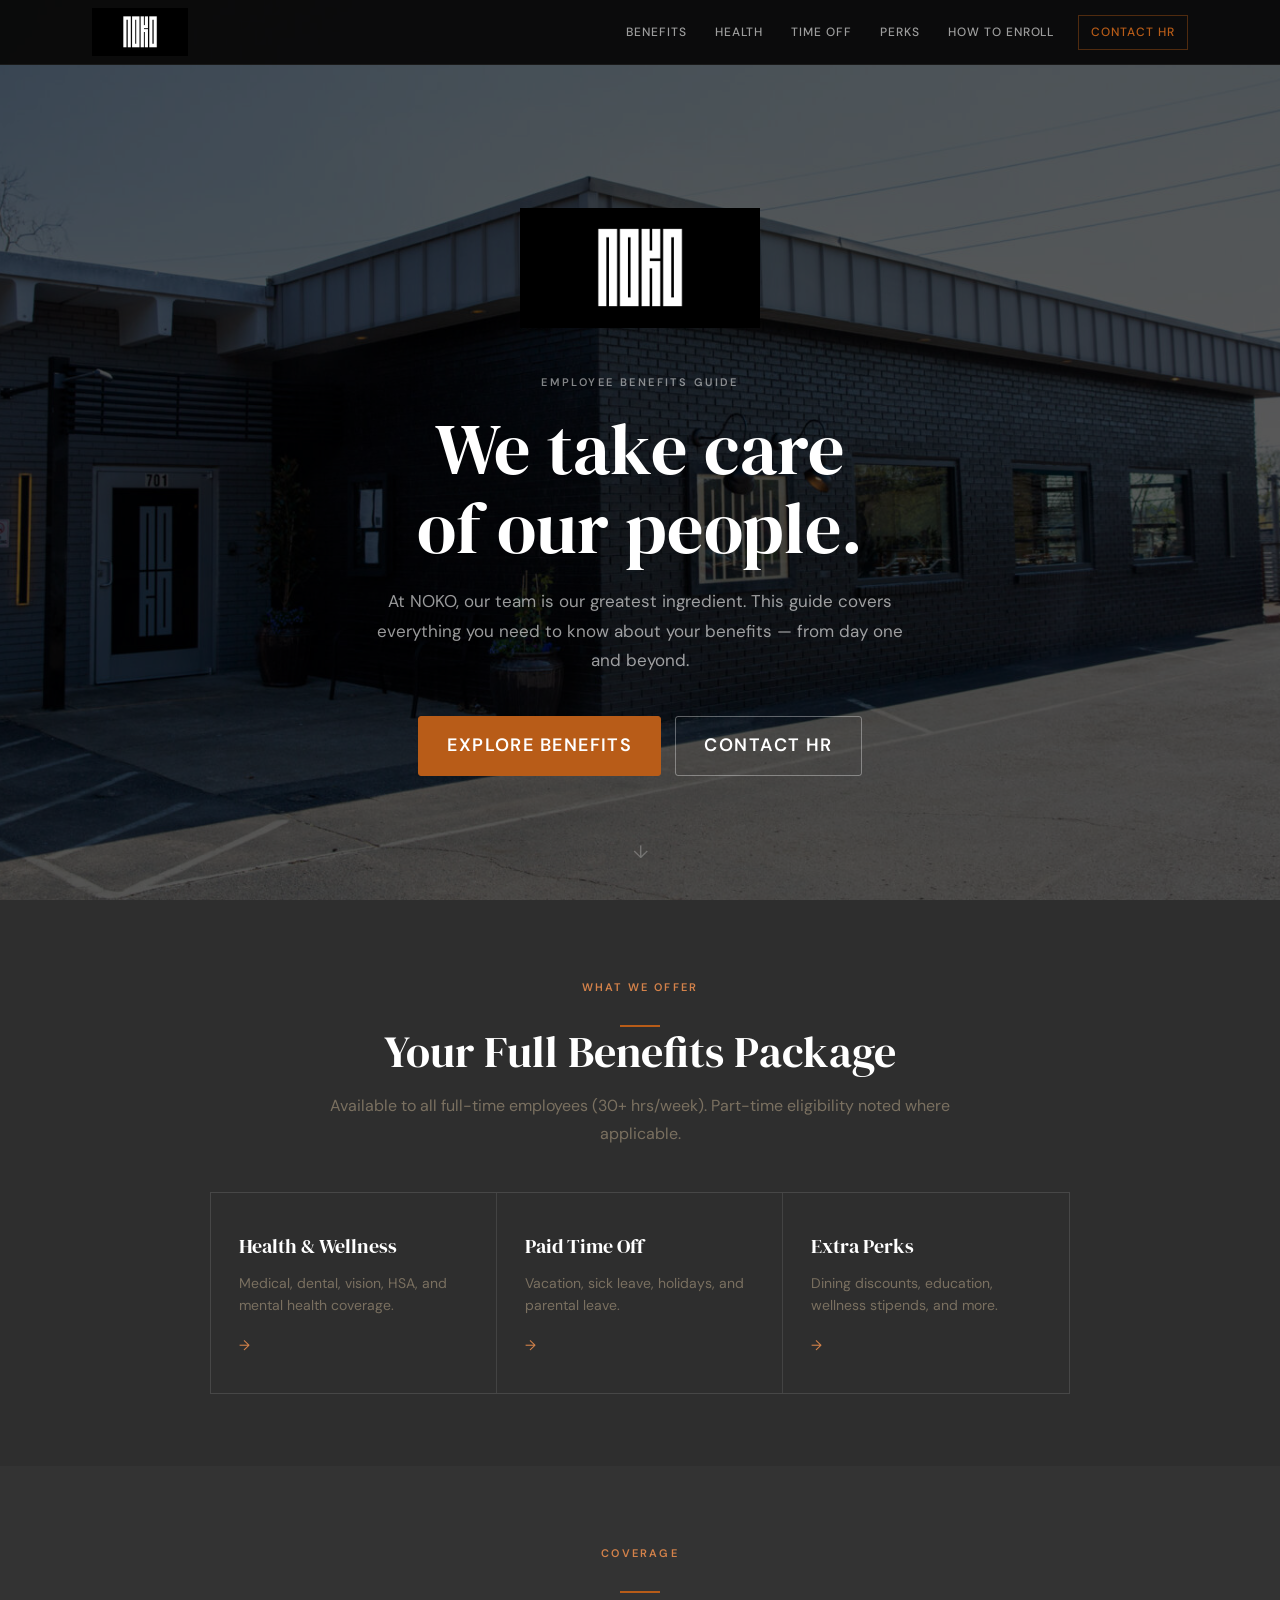
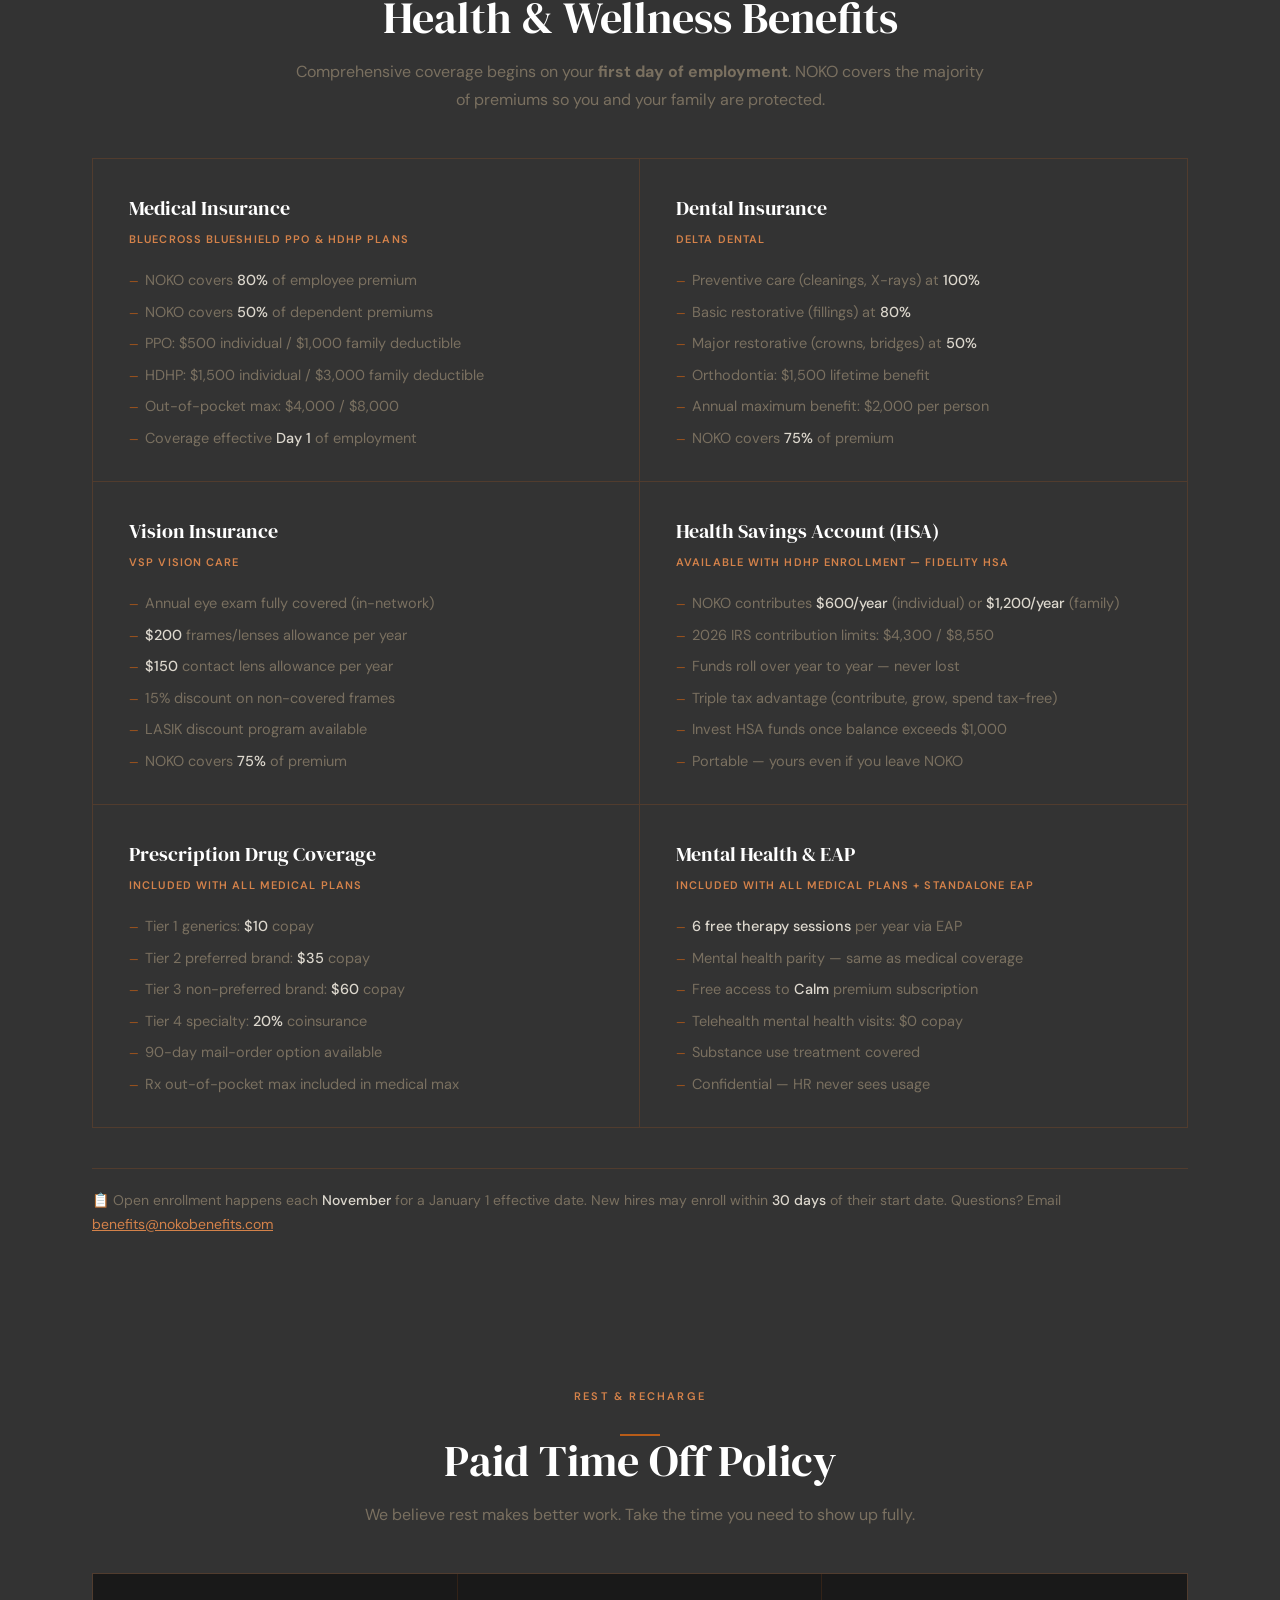
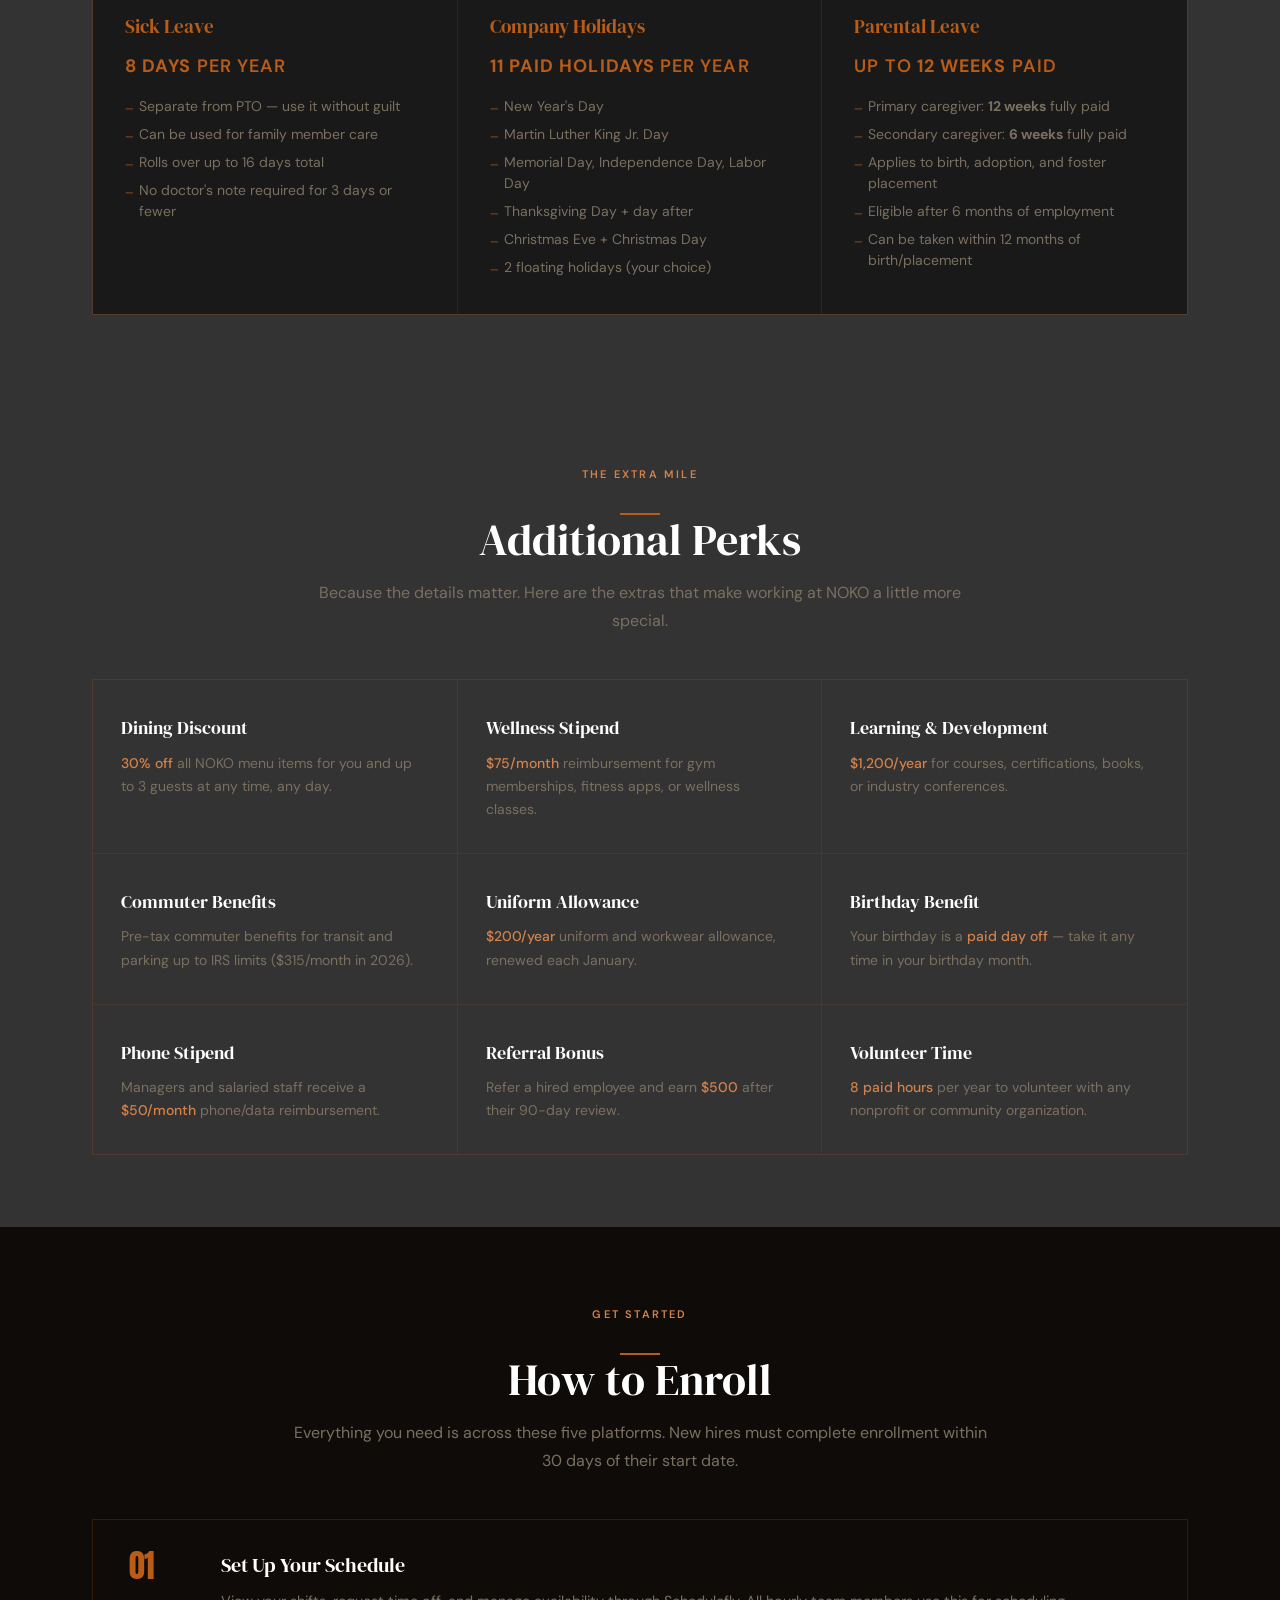
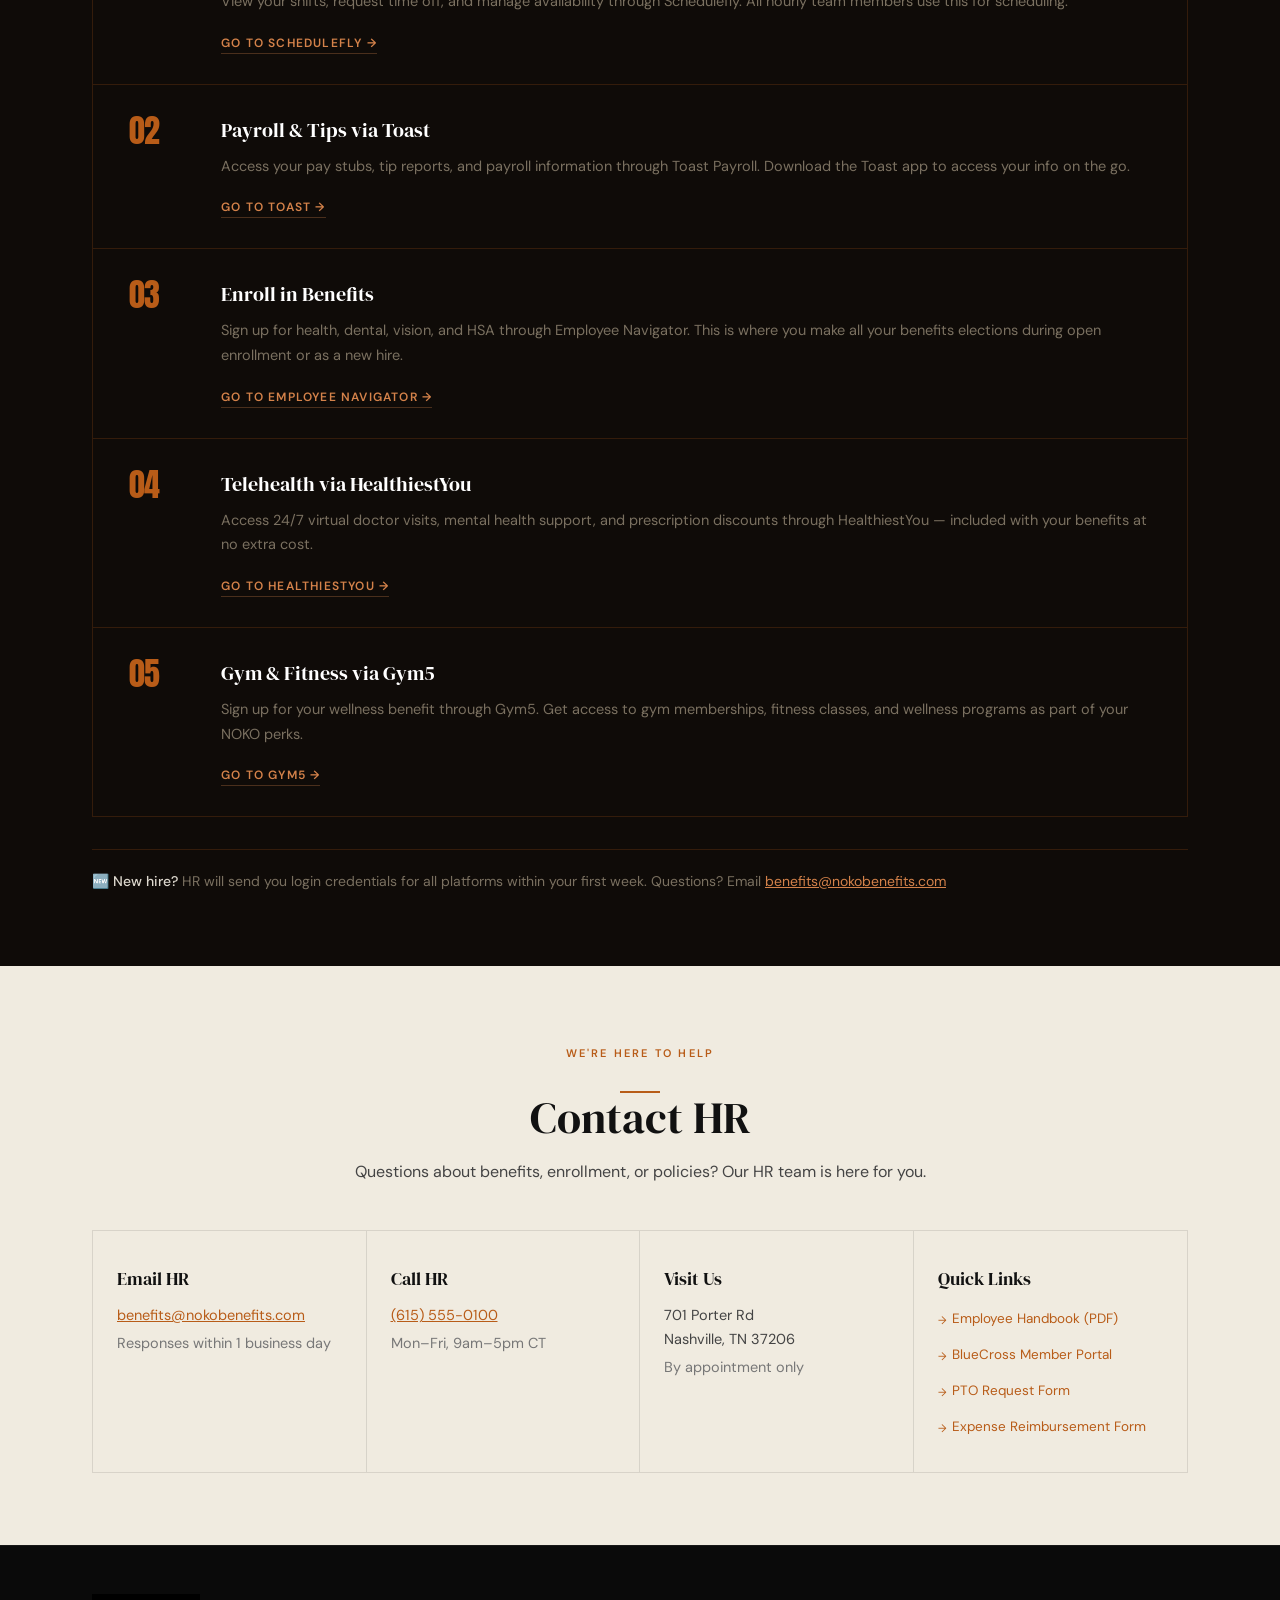
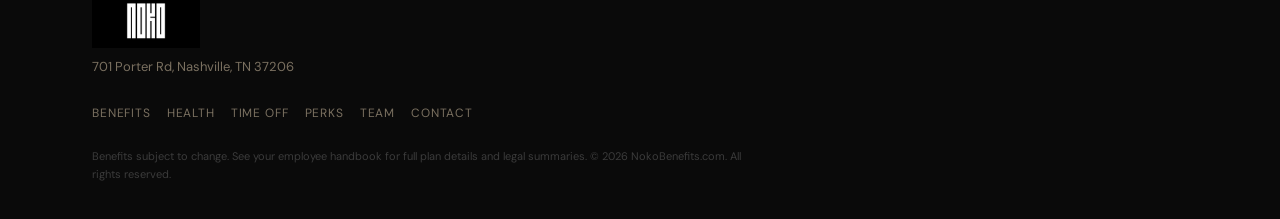
<file: index.html>
<!DOCTYPE html>
<html lang="en">
<head>
  <meta charset="UTF-8" />
  <meta name="viewport" content="width=device-width, initial-scale=1.0" />
  <title>NokoBenefits.com — Employee Benefits</title>
  <link rel="preconnect" href="https://fonts.googleapis.com" />
  <link rel="preconnect" href="https://fonts.gstatic.com" crossorigin />
  <link href="https://fonts.googleapis.com/css2?family=Barlow+Condensed:wght@700;800;900&family=Anton&family=DM+Serif+Display&family=DM+Sans:wght@300;400;500;600&display=swap" rel="stylesheet" />
  <link rel="stylesheet" href="styles.css" />
</head>
<body>

  <!-- ==============================
       HEADER / NAV
  ============================== -->
  <header class="site-header">
    <div class="container header-inner">
      <a href="#home" class="logo"><img src="noko.png" alt="NOKO" class="logo-img" /></a>
      <button class="nav-toggle" aria-label="Toggle navigation" onclick="toggleNav()">
        <span></span><span></span><span></span>
      </button>
      <nav class="site-nav" id="site-nav">
        <a href="#benefits">Benefits</a>
        <a href="#health">Health</a>
        <a href="#pto">Time Off</a>
        <a href="#perks">Perks</a>
        <a href="#enroll">How to Enroll</a>
        <a href="#contact" class="nav-cta">Contact HR</a>
      </nav>
    </div>
  </header>

  <!-- ==============================
       HERO
  ============================== -->
  <section id="home" class="hero">
    <div class="container hero-inner">
      <div class="hero-logo-block"><img src="noko.png" alt="NOKO" class="hero-logo-img" /></div>
      <p class="hero-eyebrow">Employee Benefits Guide</p>
      <h1 class="hero-title">We take care<br />of our people.</h1>
      <p class="hero-sub">At NOKO, our team is our greatest ingredient. This guide covers everything you need to know about your benefits — from day one and beyond.</p>
      <div class="hero-actions">
        <a href="#benefits" class="btn btn-primary">Explore Benefits</a>
        <a href="#contact" class="btn btn-ghost">Contact HR</a>
      </div>
    </div>
    <div class="hero-scroll-hint">↓</div>
  </section>

  <!-- ==============================
       BENEFITS OVERVIEW CARDS
  ============================== -->
  <section id="benefits" class="section section-benefits-photo">
    <div class="container">
      <div class="section-header section-header-light">
        <p class="eyebrow eyebrow-light">What We Offer</p>
        <div class="section-rule"></div>
        <h2>Your Full Benefits Package</h2>
        <p class="section-sub">Available to all full-time employees (30+ hrs/week). Part-time eligibility noted where applicable.</p>
      </div>
      <div class="overview-grid">
        <a href="#health" class="overview-card">
          <div class="overview-icon">⚕️</div>
          <h3>Health & Wellness</h3>
          <p>Medical, dental, vision, HSA, and mental health coverage.</p>
        </a>
        <a href="#pto" class="overview-card">
          <div class="overview-icon">🌿</div>
          <h3>Paid Time Off</h3>
          <p>Vacation, sick leave, holidays, and parental leave.</p>
        </a>
        <a href="#perks" class="overview-card">
          <div class="overview-icon">✦</div>
          <h3>Extra Perks</h3>
          <p>Dining discounts, education, wellness stipends, and more.</p>
        </a>
      </div>
    </div>
  </section>

  <!-- ==============================
       HEALTH INSURANCE
  ============================== -->
  <section id="health" class="section section-health-photo">
    <div class="container">
      <div class="section-header section-header-light">
        <p class="eyebrow eyebrow-light">Coverage</p>
        <div class="section-rule"></div>
        <h2>Health & Wellness Benefits</h2>
        <p class="section-sub">Comprehensive coverage begins on your <strong>first day of employment</strong>. NOKO covers the majority of premiums so you and your family are protected.</p>
      </div>

      <div class="benefit-grid">

        <div class="benefit-card">
          <div class="benefit-card-icon">🏥</div>
          <h3>Medical Insurance</h3>
          <p class="benefit-provider">BlueCross BlueShield PPO & HDHP plans</p>
          <ul>
            <li>NOKO covers <strong>80%</strong> of employee premium</li>
            <li>NOKO covers <strong>50%</strong> of dependent premiums</li>
            <li>PPO: $500 individual / $1,000 family deductible</li>
            <li>HDHP: $1,500 individual / $3,000 family deductible</li>
            <li>Out-of-pocket max: $4,000 / $8,000</li>
            <li>Coverage effective <strong>Day 1</strong> of employment</li>
          </ul>
        </div>

        <div class="benefit-card">
          <div class="benefit-card-icon">🦷</div>
          <h3>Dental Insurance</h3>
          <p class="benefit-provider">Delta Dental</p>
          <ul>
            <li>Preventive care (cleanings, X-rays) at <strong>100%</strong></li>
            <li>Basic restorative (fillings) at <strong>80%</strong></li>
            <li>Major restorative (crowns, bridges) at <strong>50%</strong></li>
            <li>Orthodontia: $1,500 lifetime benefit</li>
            <li>Annual maximum benefit: $2,000 per person</li>
            <li>NOKO covers <strong>75%</strong> of premium</li>
          </ul>
        </div>

        <div class="benefit-card">
          <div class="benefit-card-icon">👁️</div>
          <h3>Vision Insurance</h3>
          <p class="benefit-provider">VSP Vision Care</p>
          <ul>
            <li>Annual eye exam fully covered (in-network)</li>
            <li><strong>$200</strong> frames/lenses allowance per year</li>
            <li><strong>$150</strong> contact lens allowance per year</li>
            <li>15% discount on non-covered frames</li>
            <li>LASIK discount program available</li>
            <li>NOKO covers <strong>75%</strong> of premium</li>
          </ul>
        </div>

        <div class="benefit-card">
          <div class="benefit-card-icon">💳</div>
          <h3>Health Savings Account (HSA)</h3>
          <p class="benefit-provider">Available with HDHP enrollment — Fidelity HSA</p>
          <ul>
            <li>NOKO contributes <strong>$600/year</strong> (individual) or <strong>$1,200/year</strong> (family)</li>
            <li>2026 IRS contribution limits: $4,300 / $8,550</li>
            <li>Funds roll over year to year — never lost</li>
            <li>Triple tax advantage (contribute, grow, spend tax-free)</li>
            <li>Invest HSA funds once balance exceeds $1,000</li>
            <li>Portable — yours even if you leave NOKO</li>
          </ul>
        </div>

        <div class="benefit-card">
          <div class="benefit-card-icon">💊</div>
          <h3>Prescription Drug Coverage</h3>
          <p class="benefit-provider">Included with all medical plans</p>
          <ul>
            <li>Tier 1 generics: <strong>$10</strong> copay</li>
            <li>Tier 2 preferred brand: <strong>$35</strong> copay</li>
            <li>Tier 3 non-preferred brand: <strong>$60</strong> copay</li>
            <li>Tier 4 specialty: <strong>20%</strong> coinsurance</li>
            <li>90-day mail-order option available</li>
            <li>Rx out-of-pocket max included in medical max</li>
          </ul>
        </div>

        <div class="benefit-card">
          <div class="benefit-card-icon">🧠</div>
          <h3>Mental Health & EAP</h3>
          <p class="benefit-provider">Included with all medical plans + standalone EAP</p>
          <ul>
            <li><strong>6 free therapy sessions</strong> per year via EAP</li>
            <li>Mental health parity — same as medical coverage</li>
            <li>Free access to <strong>Calm</strong> premium subscription</li>
            <li>Telehealth mental health visits: $0 copay</li>
            <li>Substance use treatment covered</li>
            <li>Confidential — HR never sees usage</li>
          </ul>
        </div>

      </div>

      <div class="info-banner">
        <p>📋 Open enrollment happens each <strong>November</strong> for a January 1 effective date. New hires may enroll within <strong>30 days</strong> of their start date. Questions? Email <a href="mailto:benefits@nokobenefits.com">benefits@nokobenefits.com</a></p>
      </div>
    </div>
  </section>

  <!-- ==============================
       PTO
  ============================== -->
  <section id="pto" class="section section-pto-photo">
    <div class="container">
      <div class="section-header section-header-light">
        <p class="eyebrow eyebrow-light">Rest & Recharge</p>
        <div class="section-rule"></div>
        <h2>Paid Time Off Policy</h2>
        <p class="section-sub">We believe rest makes better work. Take the time you need to show up fully.</p>
      </div>

      <div class="pto-grid">
        <div class="pto-card">
          <div class="pto-icon">🤒</div>
          <h3>Sick Leave</h3>
          <p class="pto-amount"><strong>8 days</strong> per year</p>
          <ul>
            <li>Separate from PTO — use it without guilt</li>
            <li>Can be used for family member care</li>
            <li>Rolls over up to 16 days total</li>
            <li>No doctor's note required for 3 days or fewer</li>
          </ul>
        </div>

        <div class="pto-card">
          <div class="pto-icon">🎉</div>
          <h3>Company Holidays</h3>
          <p class="pto-amount"><strong>11 paid holidays</strong> per year</p>
          <ul>
            <li>New Year's Day</li>
            <li>Martin Luther King Jr. Day</li>
            <li>Memorial Day, Independence Day, Labor Day</li>
            <li>Thanksgiving Day + day after</li>
            <li>Christmas Eve + Christmas Day</li>
            <li>2 floating holidays (your choice)</li>
          </ul>
        </div>

        <div class="pto-card">
          <div class="pto-icon">👶</div>
          <h3>Parental Leave</h3>
          <p class="pto-amount">Up to <strong>12 weeks</strong> paid</p>
          <ul>
            <li>Primary caregiver: <strong>12 weeks</strong> fully paid</li>
            <li>Secondary caregiver: <strong>6 weeks</strong> fully paid</li>
            <li>Applies to birth, adoption, and foster placement</li>
            <li>Eligible after 6 months of employment</li>
            <li>Can be taken within 12 months of birth/placement</li>
          </ul>
        </div>

      </div>
    </div>
  </section>

  <!-- ==============================
       EXTRA PERKS
  ============================== -->
  <section id="perks" class="section section-photo">
    <div class="container">
      <div class="section-header section-header-light">
        <p class="eyebrow eyebrow-light">The Extra Mile</p>
        <div class="section-rule"></div>
        <h2>Additional Perks</h2>
        <p class="section-sub">Because the details matter. Here are the extras that make working at NOKO a little more special.</p>
      </div>

      <div class="perks-grid">
        <div class="perk-card">
          <div class="perk-icon">🍜</div>
          <h3>Dining Discount</h3>
          <p><strong>30% off</strong> all NOKO menu items for you and up to 3 guests at any time, any day.</p>
        </div>
        <div class="perk-card">
          <div class="perk-icon">🏋️</div>
          <h3>Wellness Stipend</h3>
          <p><strong>$75/month</strong> reimbursement for gym memberships, fitness apps, or wellness classes.</p>
        </div>
        <div class="perk-card">
          <div class="perk-icon">📚</div>
          <h3>Learning & Development</h3>
          <p><strong>$1,200/year</strong> for courses, certifications, books, or industry conferences.</p>
        </div>
        <div class="perk-card">
          <div class="perk-icon">🚇</div>
          <h3>Commuter Benefits</h3>
          <p>Pre-tax commuter benefits for transit and parking up to IRS limits ($315/month in 2026).</p>
        </div>
        <div class="perk-card">
          <div class="perk-icon">👔</div>
          <h3>Uniform Allowance</h3>
          <p><strong>$200/year</strong> uniform and workwear allowance, renewed each January.</p>
        </div>
        <div class="perk-card">
          <div class="perk-icon">🎂</div>
          <h3>Birthday Benefit</h3>
          <p>Your birthday is a <strong>paid day off</strong> — take it any time in your birthday month.</p>
        </div>
        <div class="perk-card">
          <div class="perk-icon">📱</div>
          <h3>Phone Stipend</h3>
          <p>Managers and salaried staff receive a <strong>$50/month</strong> phone/data reimbursement.</p>
        </div>
        <div class="perk-card">
          <div class="perk-icon">🤝</div>
          <h3>Referral Bonus</h3>
          <p>Refer a hired employee and earn <strong>$500</strong> after their 90-day review.</p>
        </div>
        <div class="perk-card">
          <div class="perk-icon">🌍</div>
          <h3>Volunteer Time</h3>
          <p><strong>8 paid hours</strong> per year to volunteer with any nonprofit or community organization.</p>
        </div>
      </div>
    </div>
  </section>

  <!-- ==============================
       HOW TO ENROLL
  ============================== -->
  <section id="enroll" class="section section-enroll">
    <div class="container">
      <div class="section-header section-header-light">
        <p class="eyebrow eyebrow-light">Get Started</p>
        <div class="section-rule"></div>
        <h2>How to Enroll</h2>
        <p class="section-sub">Everything you need is across these five platforms. New hires must complete enrollment within 30 days of their start date.</p>
      </div>

      <div class="enroll-steps">
        <div class="enroll-step">
          <div class="enroll-number">01</div>
          <div class="enroll-content">
            <h3>Set Up Your Schedule</h3>
            <p>View your shifts, request time off, and manage availability through Schedulefly. All hourly team members use this for scheduling.</p>
            <a href="https://www.schedulefly.com" target="_blank" rel="noopener" class="enroll-link">
              Go to Schedulefly →
            </a>
          </div>
        </div>

        <div class="enroll-step">
          <div class="enroll-number">02</div>
          <div class="enroll-content">
            <h3>Payroll & Tips via Toast</h3>
            <p>Access your pay stubs, tip reports, and payroll information through Toast Payroll. Download the Toast app to access your info on the go.</p>
            <a href="https://www.toasttab.com" target="_blank" rel="noopener" class="enroll-link">
              Go to Toast →
            </a>
          </div>
        </div>

        <div class="enroll-step">
          <div class="enroll-number">03</div>
          <div class="enroll-content">
            <h3>Enroll in Benefits</h3>
            <p>Sign up for health, dental, vision, and HSA through Employee Navigator. This is where you make all your benefits elections during open enrollment or as a new hire.</p>
            <a href="https://www.employeenavigator.com/identity/Account/Login?ReturnUrl=%2Fidentity%2Fconnect%2Fauthorize%2Fcallback%3FauthzId%3DF85E530762838FB880C4853B6EF2E0CE0F53A431371728C38BFF9FEA0D99EBF4" target="_blank" rel="noopener" class="enroll-link">
              Go to Employee Navigator →
            </a>
          </div>
        </div>
        <div class="enroll-step">
          <div class="enroll-number">04</div>
          <div class="enroll-content">
            <h3>Telehealth via HealthiestYou</h3>
            <p>Access 24/7 virtual doctor visits, mental health support, and prescription discounts through HealthiestYou — included with your benefits at no extra cost.</p>
            <a href="https://www.healthiestyou.com" target="_blank" rel="noopener" class="enroll-link">
              Go to HealthiestYou →
            </a>
          </div>
        </div>

        <div class="enroll-step">
          <div class="enroll-number">05</div>
          <div class="enroll-content">
            <h3>Gym & Fitness via Gym5</h3>
            <p>Sign up for your wellness benefit through Gym5. Get access to gym memberships, fitness classes, and wellness programs as part of your NOKO perks.</p>
            <a href="https://www.gym5.com" target="_blank" rel="noopener" class="enroll-link">
              Go to Gym5 →
            </a>
          </div>
        </div>
      </div>

      <div class="enroll-note">
        <p>🆕 <strong>New hire?</strong> HR will send you login credentials for all platforms within your first week. Questions? Email <a href="mailto:benefits@nokobenefits.com">benefits@nokobenefits.com</a></p>
      </div>
    </div>
  </section>

  <!-- ==============================
       CONTACT / HR
  ============================== -->
  <section id="contact" class="section section-warm">
    <div class="container">
      <div class="section-header">
        <p class="eyebrow">We're Here to Help</p>
        <div class="section-rule"></div>
        <h2>Contact HR</h2>
        <p class="section-sub">Questions about benefits, enrollment, or policies? Our HR team is here for you.</p>
      </div>

      <div class="contact-grid">
        <div class="contact-card">
          <div class="contact-icon">✉️</div>
          <h3>Email HR</h3>
          <p><a href="mailto:benefits@nokobenefits.com">benefits@nokobenefits.com</a></p>
          <p class="contact-note">Responses within 1 business day</p>
        </div>
        <div class="contact-card">
          <div class="contact-icon">📞</div>
          <h3>Call HR</h3>
          <p><a href="tel:+16155550100">(615) 555-0100</a></p>
          <p class="contact-note">Mon–Fri, 9am–5pm CT</p>
        </div>
        <div class="contact-card">
          <div class="contact-icon">📍</div>
          <h3>Visit Us</h3>
          <p>701 Porter Rd<br />Nashville, TN 37206</p>
          <p class="contact-note">By appointment only</p>
        </div>
        <div class="contact-card">
          <div class="contact-icon">🔗</div>
          <h3>Quick Links</h3>
          <ul class="quick-links">
            <li><a href="#">Employee Handbook (PDF)</a></li>
<li><a href="#">BlueCross Member Portal</a></li>
            <li><a href="#">PTO Request Form</a></li>
            <li><a href="#">Expense Reimbursement Form</a></li>
          </ul>
        </div>
      </div>
    </div>
  </section>

  <!-- ==============================
       FOOTER
  ============================== -->
  <footer class="site-footer">
    <div class="container footer-inner">
      <div class="footer-brand">
        <img src="noko.png" alt="NOKO" class="logo-img footer-logo-img" />
        <p>701 Porter Rd, Nashville, TN 37206</p>
      </div>
      <div class="footer-links">
        <a href="#benefits">Benefits</a>
        <a href="#health">Health</a>
        <a href="#pto">Time Off</a>
        <a href="#perks">Perks</a>
        <a href="#team">Team</a>
        <a href="#contact">Contact</a>
      </div>
      <p class="footer-legal">Benefits subject to change. See your employee handbook for full plan details and legal summaries. © 2026 NokoBenefits.com. All rights reserved.</p>
    </div>
  </footer>

  <script src="team-data.js"></script>
  <script src="app.js"></script>

</body>
</html>
</file>
<file: styles.css>
/* ==============================================
   NOKO EMPLOYEE BENEFITS — STYLESHEET

   EASY EDITING GUIDE:
   - Colors: Edit the :root variables below
   - Fonts: Change --font-heading / --font-body
   - Spacing: Adjust --section-padding
============================================== */

:root {
  --black:         #0a0a0a;
  --dark:          #111111;
  --dark-surface:  #1a1a1a;
  --warm-dark:     #0f0b08;
  --warm-mid:      #f0ebe0;
  --warm-light:    #faf7f2;
  --white:         #ffffff;

  --accent:        #b85c18;
  --accent-light:  #d4824a;
  --rule:          rgba(200,98,26,0.2);
  --rule-light:    rgba(0,0,0,0.1);

  --text-dark:     #111111;
  --text-mid:      #444444;
  --text-light:    #777777;
  --text-on-dark:  #ddd8ce;
  --text-muted-dark: #7a7060;

  --font-heading:  'Barlow Condensed', 'Arial Narrow', sans-serif;
  --font-body:     'DM Sans', system-ui, sans-serif;
  --font-serif:    'DM Serif Display', Georgia, serif;

  --section-padding: 72px;
  --container-max:   1160px;
  --radius:          3px;
}

*, *::before, *::after { box-sizing: border-box; margin: 0; padding: 0; }
html { scroll-behavior: smooth; }
body {
  font-family: var(--font-body);
  font-size: 16px;
  line-height: 1.75;
  color: var(--text-dark);
  background: var(--white);
  -webkit-font-smoothing: antialiased;
}
img { max-width: 100%; display: block; }
a { color: inherit; }
ul { list-style: none; }

.container {
  max-width: var(--container-max);
  margin: 0 auto;
  padding: 0 32px;
}

.section { padding: var(--section-padding) 0; }
.section-light  { background: var(--warm-light); }
.section-dark   { background: var(--dark); color: var(--text-on-dark); }
.section-warm   { background: var(--warm-mid); }

.section-health-photo {
  position: relative;
  color: var(--text-on-dark);
  background-image: url('health2.jpg');
  background-size: cover;
  background-position: center;
}

@media (min-width: 769px) {
  .section-health-photo {
    background-attachment: fixed;
  }
}
.section-health-photo::before {
  content: '';
  position: absolute;
  inset: 0;
  background: rgba(0,0,0,0.80);
}
.section-health-photo .container { position: relative; }

.section-pto-photo {
  position: relative;
  color: var(--text-on-dark);
  background-image: url('vacation.jpg');
  background-size: cover;
  background-position: center;
}

@media (min-width: 769px) {
  .section-pto-photo {
    background-attachment: fixed;
  }
}
.section-pto-photo::before {
  content: '';
  position: absolute;
  inset: 0;
  background: rgba(0,0,0,0.80);
}
.section-pto-photo .container { position: relative; }

.section-benefits-photo {
  position: relative;
  color: var(--text-on-dark);
  background-image: url('mg4690_900xx5689-3200-0-455.jpg');
  background-size: cover;
  background-position: center;
}

@media (min-width: 769px) {
  .section-benefits-photo {
    background-attachment: fixed;
  }
}
.section-benefits-photo::before {
  content: '';
  position: absolute;
  inset: 0;
  background: rgba(0,0,0,0.82);
}
.section-benefits-photo .container { position: relative; }

/* ==============================================
   SECTION HEADERS
============================================== */
.section-header {
  max-width: 700px;
  margin: 0 auto 44px;
  text-align: center;
}
.section-header-left {
  max-width: 100%;
  text-align: left;
  margin-bottom: 48px;
}
.section-header-light h2 { color: var(--white); }
.section-header-light .section-sub { color: var(--text-muted-dark); }

.eyebrow {
  display: inline-block;
  font-size: 11px;
  font-weight: 600;
  letter-spacing: 0.2em;
  text-transform: uppercase;
  color: var(--accent);
  margin-bottom: 12px;
}
.eyebrow-light { color: var(--accent-light); }

.section-header h2 {
  font-family: var(--font-serif);
  font-size: clamp(30px, 4vw, 44px);
  font-weight: 400;
  line-height: 1.15;
  margin-bottom: 14px;
  color: var(--text-dark);
}
.section-header-light h2 { color: var(--white); }

.section-sub {
  font-size: 16px;
  color: var(--text-mid);
  line-height: 1.75;
}

/* Horizontal rule divider */
.section-rule {
  width: 40px;
  height: 2px;
  background: var(--accent);
  margin: 16px auto 0;
}
.section-rule-left { margin-left: 0; }

/* ==============================================
   BUTTONS
============================================== */
.btn {
  display: inline-block;
  padding: 13px 28px;
  font-family: var(--font-body);
  font-size: 18px;
  font-weight: 600;
  letter-spacing: 0.08em;
  text-transform: uppercase;
  text-decoration: none;
  cursor: pointer;
  transition: all 0.18s ease;
  border-radius: var(--radius);
}
.btn-primary {
  background: var(--accent);
  color: var(--white);
  border: 1px solid var(--accent);
}
.btn-primary:hover { background: var(--accent-light); border-color: var(--accent-light); }
.btn-ghost {
  background: transparent;
  color: var(--white);
  border: 1px solid rgba(255,255,255,0.35);
}
.btn-ghost:hover { border-color: var(--white); }

/* ==============================================
   HEADER
============================================== */
.site-header {
  position: fixed;
  top: 0; left: 0; right: 0;
  z-index: 100;
  background: rgba(10,10,10,0.97);
  border-bottom: 1px solid rgba(255,255,255,0.06);
}
.header-inner {
  display: flex;
  align-items: center;
  justify-content: space-between;
  height: 64px;
}
.logo {
  text-decoration: none;
  display: flex;
  align-items: center;
}
.logo-img {
  height: 48px;
  width: auto;
  display: block;
}
.footer-logo-img {
  height: 54px;
  width: auto;
  margin-bottom: 8px;
}
.hero-logo-img {
  height: 120px;
  width: auto;
  display: block;
}
.site-nav {
  display: flex;
  align-items: center;
  gap: 4px;
}
.site-nav a {
  font-size: 12px;
  font-weight: 500;
  letter-spacing: 0.08em;
  text-transform: uppercase;
  color: rgba(255,255,255,0.6);
  text-decoration: none;
  padding: 6px 12px;
  transition: color 0.15s;
}
.site-nav a:hover { color: var(--white); }
.nav-cta {
  color: var(--accent) !important;
  border: 1px solid rgba(184,92,24,0.4);
  margin-left: 8px;
}
.nav-cta:hover { border-color: var(--accent) !important; color: var(--accent-light) !important; }

.nav-toggle {
  display: none;
  flex-direction: column;
  gap: 5px;
  background: none;
  border: none;
  cursor: pointer;
  padding: 4px;
}
.nav-toggle span {
  display: block;
  width: 22px;
  height: 1.5px;
  background: var(--white);
  border-radius: 1px;
  transition: 0.3s;
}

/* ==============================================
   HERO
============================================== */
.hero {
  min-height: 100vh;
  background: var(--black);
  background-image: url('exterior.jpg');
  background-size: cover;
  background-position: center;
  display: flex;
  flex-direction: column;
  align-items: center;
  justify-content: center;
  position: relative;
  padding-top: 64px;
}
.hero::before {
  content: '';
  position: absolute;
  inset: 0;
  background: rgba(0,0,0,0.65);
}
.hero-inner {
  position: relative;
  text-align: center;
  max-width: 760px;
  padding: 80px 32px 60px;
}
.hero-logo-block {
  display: inline-block;
  background: transparent;
  line-height: 1;
  padding: 0;
  margin-bottom: 36px;
}
.hero-eyebrow {
  font-size: 11px;
  font-weight: 600;
  letter-spacing: 0.22em;
  text-transform: uppercase;
  color: rgba(255,255,255,0.5);
  margin-bottom: 16px;
}
.hero-title {
  font-family: var(--font-serif);
  font-weight: 400;
  font-size: clamp(40px, 6vw, 72px);
  line-height: 1.1;
  color: var(--white);
  margin-bottom: 20px;
}
.hero-sub {
  font-size: 17px;
  color: rgba(255,255,255,0.6);
  line-height: 1.75;
  margin-bottom: 40px;
  max-width: 540px;
  margin-left: auto;
  margin-right: auto;
}
.hero-actions {
  display: flex;
  gap: 14px;
  justify-content: center;
  flex-wrap: wrap;
}
.hero-scroll-hint {
  position: absolute;
  bottom: 32px;
  left: 50%;
  transform: translateX(-50%);
  color: rgba(255,255,255,0.25);
  font-size: 18px;
  animation: bob 2s ease-in-out infinite;
}
@keyframes bob {
  0%, 100% { transform: translateX(-50%) translateY(0); }
  50%       { transform: translateX(-50%) translateY(7px); }
}

/* ==============================================
   OVERVIEW GRID
============================================== */
.overview-grid {
  display: grid;
  grid-template-columns: repeat(3, 1fr);
  border: 1px solid rgba(255,255,255,0.12);
  max-width: 860px;
  margin: 0 auto;
}
.overview-card {
  display: block;
  padding: 36px 28px;
  text-decoration: none;
  color: var(--text-on-dark);
  border-right: 1px solid rgba(255,255,255,0.1);
  transition: background 0.2s;
}
.overview-card:last-child { border-right: none; }
.overview-card:hover { background: rgba(255,255,255,0.05); }
.overview-icon { display: none; }
.overview-card h3 {
  font-family: var(--font-serif);
  font-size: 20px;
  font-weight: 400;
  margin-bottom: 8px;
  color: var(--white);
}
.overview-card p {
  font-size: 14px;
  color: var(--text-muted-dark);
  line-height: 1.6;
}
.overview-card::after {
  content: '→';
  display: block;
  margin-top: 16px;
  font-size: 14px;
  color: var(--accent-light);
}

/* ==============================================
   BENEFIT LAYOUT — TWO COLUMN
============================================== */
.benefit-grid {
  display: grid;
  grid-template-columns: repeat(2, 1fr);
  gap: 0;
  border: 1px solid var(--rule);
  margin-bottom: 40px;
}
.benefit-card {
  padding: 32px 36px;
  border-right: 1px solid var(--rule);
  border-bottom: 1px solid var(--rule);
}
.benefit-card:nth-child(even) { border-right: none; }
.benefit-card:nth-last-child(-n+2) { border-bottom: none; }
.benefit-card-icon { display: none; }

.benefit-card h3 {
  font-family: var(--font-serif);
  font-size: 20px;
  font-weight: 400;
  color: var(--white);
  margin-bottom: 4px;
}
.benefit-provider {
  font-size: 11px;
  font-weight: 600;
  letter-spacing: 0.1em;
  text-transform: uppercase;
  color: var(--accent-light);
  margin-bottom: 20px;
}
.benefit-card ul {
  display: flex;
  flex-direction: column;
  gap: 9px;
}
.benefit-card li {
  font-size: 14.5px;
  color: var(--text-muted-dark);
  padding-left: 16px;
  position: relative;
  line-height: 1.55;
}
.benefit-card li::before {
  content: '—';
  position: absolute;
  left: 0;
  color: var(--accent);
  font-size: 11px;
  top: 4px;
}
.benefit-card li strong { color: var(--text-on-dark); font-weight: 500; }

.info-banner {
  border-top: 1px solid var(--rule);
  padding: 20px 0 0;
  font-size: 14px;
  color: var(--text-muted-dark);
  line-height: 1.7;
}
.info-banner a { color: var(--accent-light); }
.info-banner strong { color: var(--text-on-dark); font-weight: 500; }

/* ==============================================
   PTO SECTION
============================================== */
.pto-grid {
  display: grid;
  grid-template-columns: repeat(3, 1fr);
  gap: 0;
  border: 1px solid rgba(200,98,26,0.2);
}
.pto-card {
  padding: 36px 32px;
  border-right: 1px solid rgba(200,98,26,0.15);
  border-bottom: 1px solid rgba(200,98,26,0.15);
  background: rgba(0,0,0,0.5);
}
.pto-card:nth-child(3n) { border-right: none; }
.pto-card:nth-last-child(-n+3) { border-bottom: none; }

.pto-featured {
  grid-column: 1 / -1;
  border-right: none;
  background: var(--warm-dark);
  border-color: rgba(200,98,26,0.15);
  text-align: center;
  padding: 32px 0;
}
.pto-featured h3 { color: var(--white); }
.pto-icon { display: none; }
.pto-card h3 {
  font-family: var(--font-serif);
  font-size: 19px;
  font-weight: 400;
  margin-bottom: 8px;
  color: var(--accent);
}
.pto-featured h3 { color: var(--white); }
.pto-amount {
  font-size: 18px;
  font-weight: 600;
  letter-spacing: 0.06em;
  text-transform: uppercase;
  color: var(--accent);
  margin-bottom: 14px;
}
.pto-card ul { display: flex; flex-direction: column; gap: 7px; }
.pto-featured ul { display: none; }
.pto-card li {
  font-size: 14px;
  color: var(--text-muted-dark);
  padding-left: 14px;
  position: relative;
  line-height: 1.5;
}
.pto-featured li { color: var(--text-muted-dark); }
.pto-card li::before {
  content: '—';
  position: absolute;
  left: 0;
  color: var(--accent);
  font-size: 10px;
  top: 5px;
}

.pto-tiers {
  display: flex;
  gap: 48px;
  margin: 16px 0 0;
  justify-content: center;
  align-items: baseline;
}
.pto-tier { display: flex; align-items: baseline; gap: 8px; }
.pto-days {
  font-family: var(--font-heading);
  font-weight: 900;
  font-size: 48px;
  color: var(--accent);
  line-height: 1;
}

.pto-quote {
  display: flex;
  align-items: center;
  justify-content: center;
  background: var(--warm-dark);
  border-color: rgba(200,98,26,0.15);
}
.pto-quote blockquote {
  text-align: center;
}
.pto-quote blockquote p {
  font-family: var(--font-serif);
  font-size: 20px;
  font-weight: 400;
  color: var(--white);
  line-height: 1.5;
  margin-bottom: 12px;
}
.pto-quote blockquote cite {
  font-size: 11px;
  font-weight: 600;
  letter-spacing: 0.15em;
  text-transform: uppercase;
  color: var(--accent-light);
  font-style: normal;
}
.pto-label {
  font-size: 18px;
  color: var(--text-muted-dark);
  line-height: 1.4;
}

/* ==============================================
   RETIREMENT
============================================== */
.retirement-highlights {
  display: grid;
  grid-template-columns: repeat(3, 1fr);
  border: 1px solid var(--rule);
  margin-bottom: 40px;
}
.retirement-stat {
  padding: 48px 36px;
  border-right: 1px solid var(--rule);
  text-align: center;
}
.retirement-stat:last-child { border-right: none; }
.stat-number {
  display: block;
  font-family: var(--font-heading);
  font-weight: 900;
  font-size: clamp(36px, 4vw, 52px);
  color: var(--accent-light);
  margin-bottom: 8px;
  line-height: 1;
}
.stat-label {
  font-size: 18px;
  color: var(--text-muted-dark);
  line-height: 1.5;
}
.retirement-details-grid { grid-template-columns: repeat(3, 1fr); }

/* ==============================================
   PERKS
============================================== */
.section-photo {
  position: relative;
  color: var(--text-on-dark);
  background-image: url('additional.jpg');
  background-size: cover;
  background-position: center;
}

@media (min-width: 769px) {
  .section-photo {
    background-attachment: fixed;
  }
}
.section-photo::before {
  content: '';
  position: absolute;
  inset: 0;
  background: rgba(0,0,0,0.80);
}
.section-photo .container { position: relative; }

.perks-grid {
  display: grid;
  grid-template-columns: repeat(3, 1fr);
  border: 1px solid rgba(184,92,24,0.2);
}
.perk-card {
  padding: 32px 28px;
  border-right: 1px solid rgba(184,92,24,0.15);
  border-bottom: 1px solid rgba(184,92,24,0.15);
  background: transparent;
}
.perk-card:nth-child(3n) { border-right: none; }
.perk-card:nth-last-child(-n+3) { border-bottom: none; }
.perk-icon { display: none; }
.perk-card h3 {
  font-family: var(--font-serif);
  font-size: 18px;
  font-weight: 400;
  color: var(--white);
  margin-bottom: 8px;
}
.perk-card p {
  font-size: 14px;
  color: var(--text-muted-dark);
  line-height: 1.65;
}
.perk-card strong { color: var(--accent-light); font-weight: 500; }

/* ==============================================
   HOW TO ENROLL
============================================== */
.section-enroll {
  background: var(--warm-dark);
  color: var(--text-on-dark);
}

.enroll-steps {
  display: flex;
  flex-direction: column;
  border: 1px solid var(--rule);
  margin-bottom: 32px;
}
.enroll-step {
  display: grid;
  grid-template-columns: 64px 1fr;
  gap: 28px;
  padding: 28px 36px;
  border-bottom: 1px solid var(--rule);
  align-items: start;
}
.enroll-step:last-child { border-bottom: none; }
.enroll-number {
  font-family: 'Anton', var(--font-heading);
  font-weight: 400;
  font-size: 32px;
  color: var(--accent);
  line-height: 1;
  letter-spacing: -0.02em;
  text-transform: uppercase;
  padding-top: 2px;
  min-width: 40px;
}
.enroll-content h3 {
  font-family: var(--font-serif);
  font-size: 20px;
  font-weight: 400;
  color: var(--white);
  margin-bottom: 6px;
}
.enroll-content p {
  font-size: 14.5px;
  color: var(--text-muted-dark);
  line-height: 1.7;
  margin-bottom: 14px;
}
.enroll-link {
  font-size: 12px;
  font-weight: 600;
  letter-spacing: 0.1em;
  text-transform: uppercase;
  color: var(--accent-light);
  text-decoration: none;
  border-bottom: 1px solid rgba(212,130,74,0.3);
  padding-bottom: 2px;
  transition: color 0.15s, border-color 0.15s;
}
.enroll-link:hover { color: var(--white); border-color: rgba(255,255,255,0.4); }
.enroll-note {
  border-top: 1px solid var(--rule);
  padding-top: 20px;
  font-size: 14px;
  color: var(--text-muted-dark);
  line-height: 1.7;
}
.enroll-note a { color: var(--accent-light); }
.enroll-note strong { color: var(--text-on-dark); font-weight: 500; }

/* ==============================================
   CONTACT
============================================== */
.contact-grid {
  display: grid;
  grid-template-columns: repeat(4, 1fr);
  border: 1px solid var(--rule-light);
}
.contact-card {
  padding: 32px 24px;
  border-right: 1px solid var(--rule-light);
}
.contact-card:last-child { border-right: none; }
.contact-icon { display: none; }
.contact-card h3 {
  font-family: var(--font-serif);
  font-size: 18px;
  font-weight: 400;
  margin-bottom: 10px;
  color: var(--text-dark);
}
.contact-card p {
  font-size: 14.5px;
  color: var(--text-mid);
  line-height: 1.65;
}
.contact-card a { color: var(--accent); }
.contact-note { font-size: 12px; color: var(--text-light) !important; margin-top: 4px; }
.quick-links { display: flex; flex-direction: column; gap: 8px; margin-top: 4px; }
.quick-links a {
  font-size: 13.5px;
  color: var(--accent);
  text-decoration: none;
  padding-left: 14px;
  position: relative;
  line-height: 1.5;
}
.quick-links a::before { content: '→'; position: absolute; left: 0; font-size: 11px; top: 2px; }
.quick-links a:hover { text-decoration: underline; }

/* ==============================================
   FOOTER
============================================== */
.site-footer {
  background: var(--black);
  border-top: 1px solid rgba(255,255,255,0.06);
  padding: 48px 0 36px;
}
.footer-inner { display: flex; flex-direction: column; gap: 20px; }
.footer-brand .logo { display: block; margin-bottom: 6px; }
.footer-brand p { font-size: 13px; color: var(--text-muted-dark); }
.footer-links { display: flex; gap: 0; flex-wrap: wrap; }
.footer-links a {
  font-size: 12px;
  letter-spacing: 0.07em;
  text-transform: uppercase;
  color: var(--text-muted-dark);
  text-decoration: none;
  padding: 4px 16px 4px 0;
  transition: color 0.15s;
}
.footer-links a:hover { color: var(--white); }
.footer-legal { font-size: 11px; color: rgba(255,255,255,0.2); line-height: 1.6; max-width: 680px; }

/* Directory styles (kept for reference, section removed) */
.dir-search, .dir-filter, .team-table, .result-count, .no-results { display: none; }

/* ==============================================
   RESPONSIVE
============================================== */
@media (max-width: 960px) {
  .overview-grid { grid-template-columns: repeat(2, 1fr); }
  .contact-grid  { grid-template-columns: repeat(2, 1fr); }
  .contact-card:nth-child(2) { border-right: none; }
  .contact-card:nth-child(n+3) { border-top: 1px solid var(--rule-light); }
  .retirement-highlights { grid-template-columns: 1fr; }
  .retirement-stat { border-right: none; border-bottom: 1px solid var(--rule); }
  .retirement-stat:last-child { border-bottom: none; }
  .pto-grid { grid-template-columns: repeat(2, 1fr); }
  .pto-card:nth-child(2n) { border-right: none; }
  .pto-card:nth-last-child(-n+2) { border-bottom: none; }
  .benefit-grid { grid-template-columns: 1fr; }
  .benefit-card { border-right: none !important; }
  .benefit-card:last-child { border-bottom: none; }
  .perks-grid { grid-template-columns: repeat(2, 1fr); }
  .perk-card:nth-child(2n) { border-right: none; }
  .perk-card:nth-last-child(-n+2) { border-bottom: none; }
}

@media (max-width: 768px) {
  :root { --section-padding: 64px; }
  .nav-toggle { display: flex; }
  .site-nav {
    display: none;
    position: absolute;
    top: 64px; left: 0; right: 0;
    background: var(--dark);
    flex-direction: column;
    padding: 16px;
    gap: 2px;
    border-bottom: 1px solid rgba(255,255,255,0.06);
    align-items: stretch;
  }
  .site-nav.open { display: flex; }
  .site-nav a { padding: 12px 16px; font-size: 13px; }
  .nav-cta { margin-left: 0; margin-top: 8px; }
  .overview-grid { grid-template-columns: 1fr; }
  .overview-card { border-right: none; border-bottom: 1px solid var(--rule-light); }
  .overview-card:last-child { border-bottom: none; }
  .pto-grid { grid-template-columns: 1fr; }
  .pto-card { border-right: none !important; }
  .contact-grid { grid-template-columns: 1fr; }
  .contact-card { border-right: none; border-bottom: 1px solid var(--rule-light); }
  .contact-card:last-child { border-bottom: none; }
  .enroll-step { grid-template-columns: 52px 1fr; gap: 20px; padding: 28px 24px; }
  .enroll-number { font-size: 13px; }
  .perks-grid { grid-template-columns: 1fr; }
  .perk-card { border-right: none !important; }
  .pto-tiers { gap: 28px; }
  .pto-days { font-size: 44px; }
  .retirement-details-grid { grid-template-columns: 1fr !important; }
}
</file>
